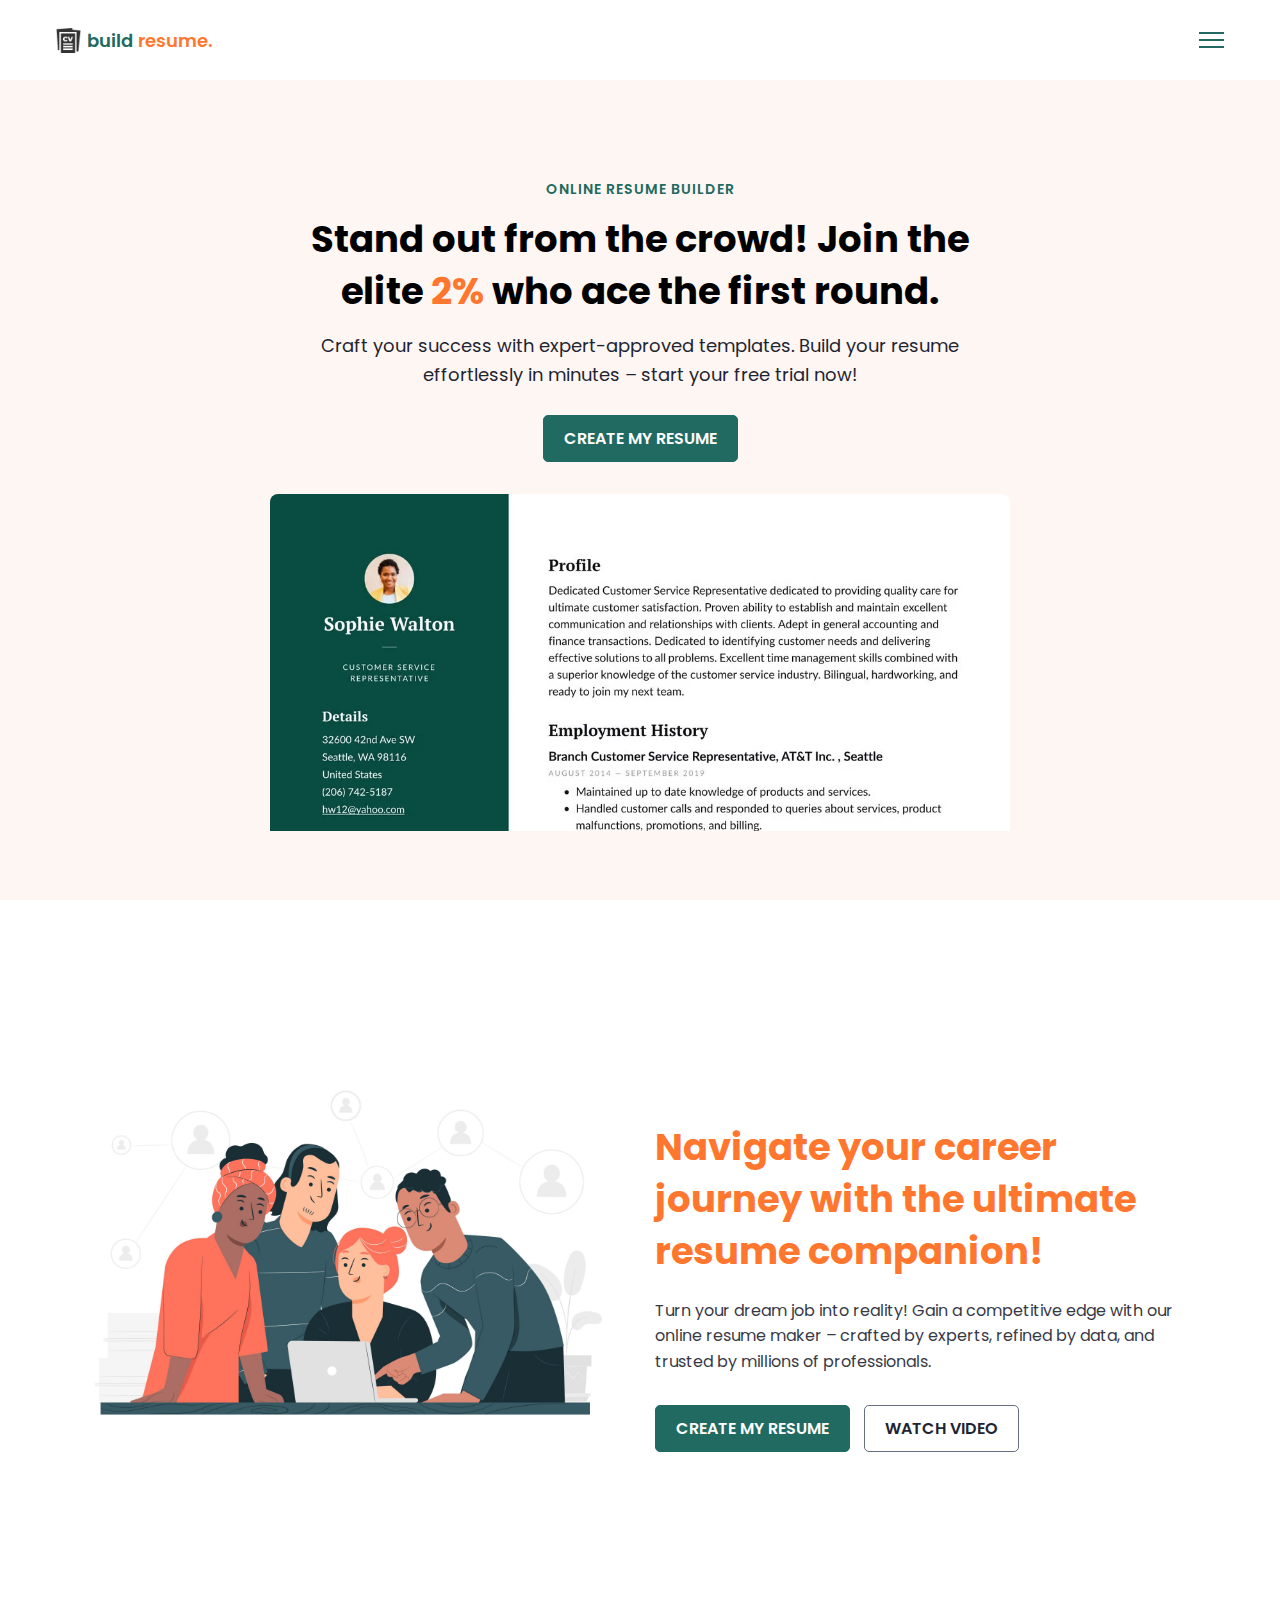
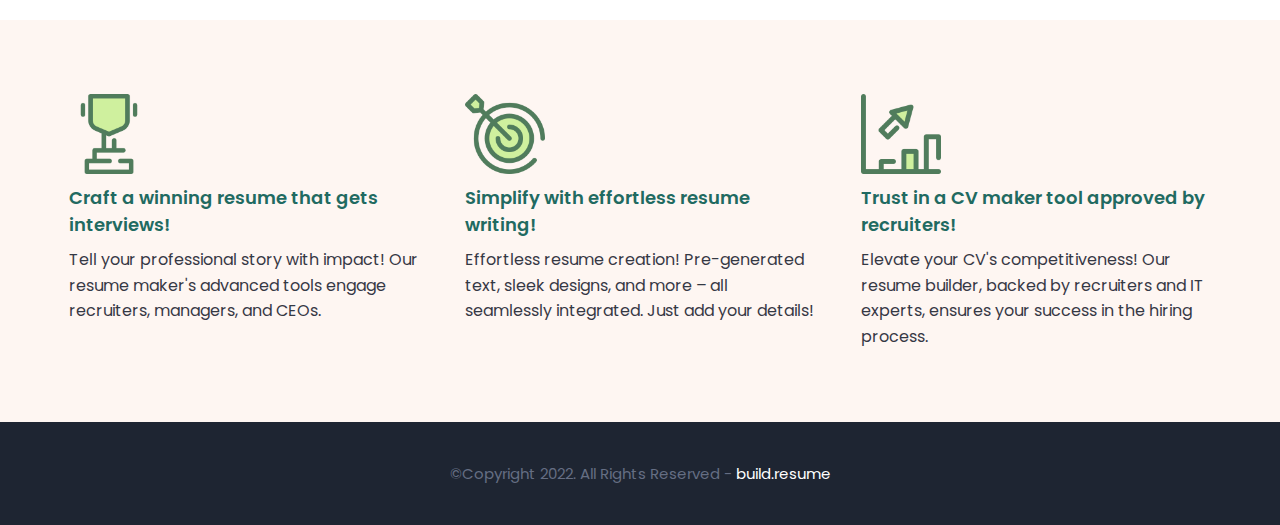
<file: index.html>
<!DOCTYPE html>
<html>
    <head>
        <meta charset="utf-8">
        <meta http-equiv="X-UA-Compatible" content="IE=edge">
        <title>Home Page</title>
        <meta name="description" content="">
        <meta name="viewport" content="width=device-width, initial-scale=1">
        <link rel="stylesheet" href="css/main.css">
    </head>
    <body>

        <nav class = "navbar bg-white">
            <div class="container">
                <div class = "navbar-content">
                    <div class = "brand-and-toggler">
                        <a href = "index.html" class = "navbar-brand">
                            <img src = "images/curriculum-vitae.png" alt = "" class = "navbar-brand-icon">
                            <span class = "navbar-brand-text">build <span>resume.</span>
                        </a>
                        <button type = "button" class = "navbar-toggler-btn">
                            <div class = "bars">
                                <div class = "bar"></div>
                                <div class = "bar"></div>
                                <div class = "bar"></div>
                            </div>
                        </button>
                    </div>
                </div>
            </div>
        </nav>

        <header class = "header bg-bright" id = "header">
            <div class = "container">
                <div class = "header-content text-center">
                    <h6 class = "text-uppercase text-blue-dark fs-14 fw-6 ls-1 small-title">online resume builder</h6>
                    <h1 class = "lg-title">Stand out from the crowd! Join the elite <span class="text-orange fs-50">2%</span> who ace the first round.</h1>
                    <p class = "text-dark fs-18">Craft your success with expert-approved templates. Build your resume effortlessly in minutes – start your free trial now!</p>
                    <a href = "resume.html" class = "btn btn-primary text-uppercase">create my resume</a>
                    <img src = "images/dublin-resume-templates.avif">
                </div>
            </div>
        </header>

        <div class="section-one">
            <div class="container">
                <div class = "section-one-content">
                    <div class="section-one-l">
                        <img src = "images/team.jpg">
                    </div>
                    <div class = "section-one-r text-center">
                        <h2 class = "lg-title text-orange">Navigate your career journey with the ultimate resume companion!</h2>
                        <p class = "text">Turn your dream job into reality! Gain a competitive edge with our online resume maker – crafted by experts, refined by data, and trusted by millions of professionals.</p>
                        <div class = "btn-group">
                            <a href = "resume.html" class = "btn btn-primary text-uppercase">create my resume</a>
                            <a href = "#" class = "btn btn-secondary text-uppercase">watch video</a>
                        </div>
                    </div>
                </div>
            </div>
        </div>

        <div class = "section-two bg-bright">
            <div class="container">
                <div class="section-two-content">
                    <div class = "section-items">
                        <div class = "section-item">
                            <div class = "section-item-icon">
                                <img src = "images/trophy_301141.png" alt = "">
                            </div>
                            <h5 class = "section-item-title">Craft a winning resume that gets interviews!</h5>
                            <p class = "text">Tell your professional story with impact! Our resume maker's advanced tools engage recruiters, managers, and CEOs.</p>
                        </div>

                        <div class = "section-item">
                            <div class = "section-item-icon">
                                <img src = "images/target_301143.png" alt = "">
                            </div>
                            <h5 class = "section-item-title">Simplify with effortless resume writing!</h5>
                            <p class = "text">Effortless resume creation! Pre-generated text, sleek designs, and more – all seamlessly integrated. Just add your details!</p>
                        </div>

                        <div class = "section-item">
                            <div class = "section-item-icon">
                                <img src = "images/profits_301164.png" alt = "">
                            </div>
                            <h5 class = "section-item-title">Trust in a CV maker tool approved by recruiters!</h5>
                            <p class = "text">Elevate your CV's competitiveness! Our resume builder, backed by recruiters and IT experts, ensures your success in the hiring process.</p>
                        </div>
                    </div>
                </div>
            </div>
        </div>

        <footer class = "footer bg-dark">
            <div class="container">
                <div class = "footer-content text-center">
                    <p class="fs-15">&copy;Copyright 2022. All Rights Reserved - <span>build.resume</span></p>
                </div>
            </div>
        </footer>
        
    </body>
</html>
</file>
<file: css/main.css>
@import url('https://fonts.googleapis.com/css2?family=Manrope:wght@200;300;400;500;600;700;800&family=Poppins:ital,wght@0,100;0,200;0,300;0,400;0,500;0,600;0,700;0,800;0,900;1,100;1,200;1,300;1,400;1,500;1,600;1,700;1,800;1,900&display=swap');

:root{
    --clr-blue: #1A91F0;
    --clr-blue-mid: #1170CD;
    --clr-blue-dark: #1A1C6A;
    --clr-white: #fff;
    --clr-bright: #fef6f2;
    --clr-dark: #1e2532;
    --clr-black: #000;
    --clr-grey: #656e83;
    --clr-green: #216A61;
    --clr-orange: #FF772F;
    --font-poppins: 'Poppins', sans-serif;
    --font-manrope: 'Manrope', sans-serif;;
    --transition: all 300ms ease-in-out;
}

*{
    padding: 0;
    margin: 0;
    box-sizing: border-box;
}

html{
    font-size: 10px;
}

body{
    font-size: 1.6rem;
    font-family: var(--font-poppins);
}

button{
    border: none;
    background-color: transparent;
    outline: 0;
    cursor: pointer;
    font-family: inherit;
    
}

img{
    width: 100%;
    display: block;
}

a{
    text-decoration: none;
}

/* fonts */
.font-poppins{font-family: var(--font-poppins);}
.font-manrope{font-family: var(--font-manrope);}

/* text colors */
.text-blue{color: var(--clr-blue);}
.text-blue-mid{color: var(--clr-blue-mid);}
.text-blue-dark{color: var(--clr-blue-dark);}
.text-bright{color: var(--clr-bright);}
.text-dark{color: var(--clr-dark);}
.text-grey{color: var(--clr-grey);}
.text-white{color: var(--clr-white);}
.text-orange{color: var(--clr-orange)}

/* backgrounds */
.bg-blue{background-color: var(--clr-blue);}
.bg-blue-mid{background-color: var(--clr-blue-mid);}
.bg-blue-dark{background-color: var(--clr-blue-dark);}
.bg-bright{background-color: var(--clr-bright);}
.bg-dark{background-color: var(--clr-dark);}
.bg-grey{background-color: var(--clr-grey);}
.bg-white{background-color: var(--clr-white);}
.bg-black{background-color: var(--clr-black);}
.bg-green{background-color: var(--clr-green);}

.text-center{ text-align: center;}
.text-left{text-align: left;}
.text-right{text-align: right;}
.text-uppercase{text-transform: uppercase;}
.text-lowercase{text-transform: lowercase;}
.text-capitalize{text-transform: capitalize;}
.text{
    color: var(--clr-dark);
    opacity: 0.9;
    margin: 2rem 0;
    line-height: 1.6;
}

.fw-2{font-weight: 200;}
.fw-3{font-weight: 300;}
.fw-4{font-weight: 400;}
.fw-5{font-weight: 500;}
.fw-6{font-weight: 600;}
.fw-7{font-weight: 700;}
.fw-8{font-weight: 800;}

.fs-13{font-size: 13px;}
.fs-14{font-size: 14px;}
.fs-15{font-size: 15px;}
.fs-16{font-size: 16px;}
.fs-17{font-size: 17px;}
.fs-18{font-size: 18px;}
.fs-19{font-size: 19px;}
.fs-20{font-size: 20px;}
.fs-21{font-size: 21px;}
.fs-22{font-size: 22px;}
.fs-23{font-size: 23px;}
.fs-24{font-size: 24px;}
.fs-25{font-size: 25px;}
.fs-40{font-size: px;}

.ls-1{letter-spacing: 1px;}
.ls-2{letter-spacing: 2px;}

.container{
    max-width: 1200px;
    margin: 0 auto;
    padding: 0 1.6rem;
}

/* bars button */
.bars{
    display: flex;
    flex-direction: column;
    justify-content: space-between;
    height: 16.5px;
    width: 25px;
}
.bars .bar{
    width: 100%;
    height: 2px;
    background-color: var(--clr-green);
    transition: var(--transition);
}

.bars:hover .bar{
    background-color: var(--clr-dark);
}

/* buttons */
.btn{
    font-size: 14.5px;
    font-weight: 600;
    padding: 1.4rem 1.6rem;
    border-radius: 4px;
    display: inline-block;
}
/*changed the button css here*/
.btn-primary {
    background-color: var(--clr-green);
    color: var(--clr-white);
    border: 1px solid var(--clr-green);
    padding: 10px 20px;
    border-radius: 5px;
    font-size: 16px;
    cursor: pointer;
    transition: background-color 0.3s ease-in-out, color 0.3s ease-in-out, transform 0.2s ease-in-out;
}

.btn-primary:hover {
    background-color: var(--clr-dark-blue); /* Adjust color on hover ?? how can it be transparent */ 
    color: var(--clr-orange); /* Adjust text color on hover */
    transform: scale(1.05); /* Add a slight scale effect on hover */
    box-shadow: 0 4px 8px rgba(0, 0, 0, 0.1); /* Add a subtle box-shadow on hover */
}
/* changes the hover and color transition here*/
.btn-secondary {
    background-color: transparent;
    color: var(--clr-dark);
    border: 1px solid var(--clr-grey);
    padding: 10px 20px;
    border-radius: 5px;
    font-size: 16px;
    cursor: pointer;
    transition: background-color 0.3s ease-in-out, color 0.3s ease-in-out, border-color 0.3s ease-in-out, transform 0.2s ease-in-out;
}

.btn-secondary:hover {
    background-color: var(--clr-green);
    color: var(--clr-white);
    border-color: var(--clr-green);
    transform: scale(1.05);
    box-shadow: 0 4px 8px rgba(0, 0, 0, 0.1);
}

.btn-group button:first-child, .btn-group a:first-child{
    margin-right: 1rem!important;
}

/* navbar part */
.navbar{
    height: 80px;
    display: flex;
    align-items: center;
    box-shadow: rgba(0, 0, 0, 0.08) 0px 3px 8px;
}

.navbar .container{
    width: 100%;
}

.navbar-brand{
    display: flex;
    align-items: center;
    justify-content: flex-start;
    font-size: 1.8rem;
}
.navbar-brand-text{
    color: var(--clr-green);
    font-weight: 600;
}
.navbar-brand-text span{
    color: var(--clr-orange);
}
.navbar-brand-icon{
    width: 25px;
    margin-right: 6px;
    opacity: 0.8;
    transition: transform 0.3s ease-in-out;
}

/* nav bar icon hover added by me */
.navbar-brand-icon:hover {
    transform: rotate(360deg);
}

.brand-and-toggler{
    display: flex;
    align-items: center;
    justify-content: space-between;
}
.header{
    min-height: calc(100vh - 80px);
    display: flex;
    flex-direction: column;
    align-items: center;
    justify-content: center;
}
.header-content{
    max-width: 740px;
    margin-right: auto;
    margin-left: auto;
}
.header-content img{
    max-width: 760px;
    border-top-right-radius: 8px;
    border-top-left-radius: 8px;
    margin-top: 3.2rem;
}

.small-title{
    padding: 30px 0 0 0  ;
    color: var(--clr-green);
}

.lg-title{
    margin: 1.4rem 0;
    font-size: 37px;
    line-height: 1.4;
    /* color: var(--clr-dark); */
}
.header-content p{
    margin-bottom: 2.6rem;
    line-height: 1.6;
}


/* section one */

.section-one{
    padding: 64px 0;
    min-height: 80vh;
    display: flex;
    align-items: center;
}
.section-one-l img{
    max-width: 545px;
    margin-right: auto;
    margin-left: auto;
}
.section-one-r{
    margin-top: 4rem;
}

.section-one .btn-group{
    margin-top: 2rem;
}
.section-one-r{
    max-width: 545px;
    margin-right: auto;
    margin-left: auto;
}
.section-one-r .btn-group{
    margin-top: 3rem;
}

/* section two */
.section-two{
    padding: 64px 0;
}
.section-two .section-items{
    display: grid;
    gap: 2rem;
}

.section-two .section-item{
    max-width: 350px;
    text-align: center;
    margin-right: auto;
    margin-left: auto;
}
.section-two .section-item-icon{
    margin: 1rem 0;
}
.section-two .section-item-icon img{
    width: 80px;
    margin-right: auto;
    margin-left: auto;
}
.section-two .section-item-title{
    color: var(--clr-green);
    font-size: 1.8rem;
    font-weight: 600;
}
.section-two .text{
    margin: 0.9rem 0;
}

/* footer */
.footer {
    padding: 3rem 0;
    background-color: var(--clr-dark); /* Set a background color for the footer */
    color: var(--clr-grey);
}

.footer-content {
    display: flex;
    flex-direction: column;
    align-items: center;
    text-align: center;
}

.footer-content p {
    color: var(--clr-grey);
    margin: 10px 0; /* Add some vertical spacing between paragraphs */
}

.footer-content p span {
    color: var(--clr-white);
}
/* media queries */
@media screen and (min-width: 768px){
    .section-two .section-items{
        grid-template-columns: repeat(2, 1fr);
    }
}

@media screen and (min-width: 992px){
    .section-one-content{
        display: grid;
        grid-template-columns: repeat(2, 1fr);
        column-gap: 3rem;
    }
    .section-one-r{
        text-align: left;
    }
    .section-two .section-items{
        grid-template-columns: repeat(3, 1fr);
    }
    .section-two .section-item{
        text-align: left;
    }
    .section-two .section-item-icon img{
        margin-left: 0;
    }
}

/* resume page */
#about-sc {
    padding: 2vw 0;
    background-color: var(--clr-bright);
}

.cv-form-row-title {
    background-color: var(--clr-green); /* Change to your preferred color */
    color: var(--clr-white);
    padding: 1.6rem;
    margin-bottom: 2rem;
    border-radius: 5px;
}

.cv-form-row-title h3 {
    font-weight: 500;
    text-transform: uppercase;
    letter-spacing: 1.5px;
    font-size: 1.7rem;
}

.cv-form-blk {
    margin: 1.5vw 0;
}

.cv-form-row {
    padding: 3vw 2vw 0 2vw; /* Responsive padding using vw units */
    border: 1px solid rgba(0, 0, 0, 0.08);
    margin-bottom: 1.5rem;
    position: relative;
    border-radius: 5px;
    background-color: var(--clr-white);
}

textarea {
    resize: vertical;
}

.form-elem {
    margin-bottom: 2.5vw;
    position: relative;
}

.form-label {
    display: block;
    font-weight: 600;
    font-size: 1.3rem;
    color: var(--clr-black); /* Change to your preferred dark color */
    margin-bottom: 1rem;
}

.form-control {
    border-radius: 5px;
    border: 1px solid rgba(0, 0, 0, 0.1);
    font-size: 1.2rem;
    padding: 1.6rem;
    font-family: inherit;
    width: 100%;
    outline: 0;
    transition: var(--transition);
}

.form-control:focus {
    border-color: rgba(0, 0, 0, 0.3);
}

.form-text {
    color: #ca0b00;
    font-size: 1rem;
    position: absolute;
    letter-spacing: 0.5px;
    top: calc(100% + 2px);
    left: 0;
    width: 100%;
}

.cols-3,
.cols-2 {
    display: grid;
    grid-gap: 1rem;
}

.repeater-add-btn,
.repeater-remove-btn {
    width: 2.5rem;
    height: 2.5rem;
    background-color: var(--clr-orange); /* Change to your preferred color */
    font-size: 1.4rem;
    color: var(--clr-bright);
    margin: 1vw 0;
    border-radius: 7px;
}

.repeater-remove-btn {
    top: 1rem;
    right: 1rem;
}




/* preview section */
#preview-sc{
    padding-top: 4rem;
}

.preview-cnt{
    border-radius: 5px;
    display: grid;
    grid-template-columns: 32% auto;
    box-shadow: rgba(149, 157, 165, 0.2) 0px 8px 24px;
    overflow: hidden;
}

.preview-cnt-l{
    padding: 3rem 3rem 2rem 3rem;
}
.preview-cnt-r{
    padding: 3rem 3rem 3rem 4rem;
}
.preview-cnt-l .preview-blk:nth-child(1){
    text-align: center;
}
.preview-image{
    width: 120px;
    height: 120px;
    border-radius: 50%;
    overflow: hidden;
    margin-right: auto;
    margin-left: auto;
}
.preview-image img{
    width: 100%;
    height: 100%;
    object-fit: cover;
}
.preview-item-name{
    font-size: 2.4rem;
    font-weight: 600;
    margin: 1.8rem 0;
    position: relative;
}
.preview-item-name::after{
    position: absolute;
    content: "";
    bottom: -10px;
    width: 50px;
    height: 1.5px;
    background-color: rgba(255, 255, 255, 0.5);
    left: 50%;
    transform: translateX(-50%);
}
.preview-blk{
    padding: 1rem 0;
    margin-bottom: 1rem;
}
.preview-blk-title h3{
    text-transform: uppercase;
    letter-spacing: 0.5px;
    border-bottom: 0.5px solid rgba(0, 0, 0, 0.08);
    padding-bottom: 0.5rem;
}
.preview-blk-title{
    margin-bottom: 1rem;
}
.preview-blk-list .preview-item{
    font-size: 1.5rem;
    margin-bottom: 0.2rem;
    opacity: 0.95;
}
.preview-cnt-r .preview-blk-title{
    color: var(--clr-dark);
}
.preview-cnt-r .preview-blk-list .preview-item{
    margin-top: 1.8rem;
}

.achievements-items.preview-blk-list .preview-item span:first-child,
.educations-items.preview-blk-list .preview-item span:first-child,
.experiences-items.preview-blk-list .preview-item span:first-child{
    display: block;
    font-weight: 600;
    margin-bottom: 1rem;
    background-color: rgba(0, 0, 0, 0.03);
}

.educations-items.preview-blk-list .preview-item span:nth-child(2),
.experiences-items.preview-blk-list .preview-item span:nth-child(2){
    font-weight: 600;
    margin-right: 1rem;
}

.educations-items.preview-blk-list .preview-item span:nth-child(3),
.experiences-items.preview-blk-list .preview-item span:nth-child(3){
    font-style: italic;
    margin-right: 1rem;
}

.educations-items.preview-blk-list .preview-item span:nth-child(4),
.educations-items.preview-blk-list .preview-item span:nth-child(5),
.experiences-items.preview-blk-list .preview-item span:nth-child(4),
.experiences-items.preview-blk-list .preview-item span:nth-child(5){
    margin-right: 1rem;
    background-color: var(--clr-green);
    color: var(--clr-white);
    padding: 0 1rem;
    border-radius: 0.6rem;
}

.educations-items.preview-blk-list .preview-item span:nth-child(6),
.experiences-items.preview-blk-list .preview-item span:nth-child(6){
    font-size: 13.5px;
    display: block;
    opacity: 0.8;
    margin-top: 1rem;
}
.projects-items.preview-blk-list .preview-item span{
    display: block;
}

@media screen and (min-width: 768px){
    .cols-3{
        grid-template-columns: repeat(3, 1fr);
        column-gap: 2rem;
    }
    .cols-2{
        grid-template-columns: repeat(2, 1fr);
        column-gap: 2rem;
    }
}

@media screen and (min-width: 992px){
    .cv-form-row{
        padding: 3rem 3rem 0rem 3rem;
    }
    .cols-3{
        grid-template-columns: repeat(3, 1fr);
    }
}

.print-btn-sc{
    margin: 2rem 0 6rem 0;
}

/* print section */
@media print{
    body *{
        visibility: hidden;
    }

    .non_print_area{
        display: none;
    }

    .print_area, .print_area *{
        visibility: visible;
    }

    .print_area{
        width: 100%;
        position: absolute;
        left: 0;
        top: 0;
        overflow: hidden;
    }
}
</file>
